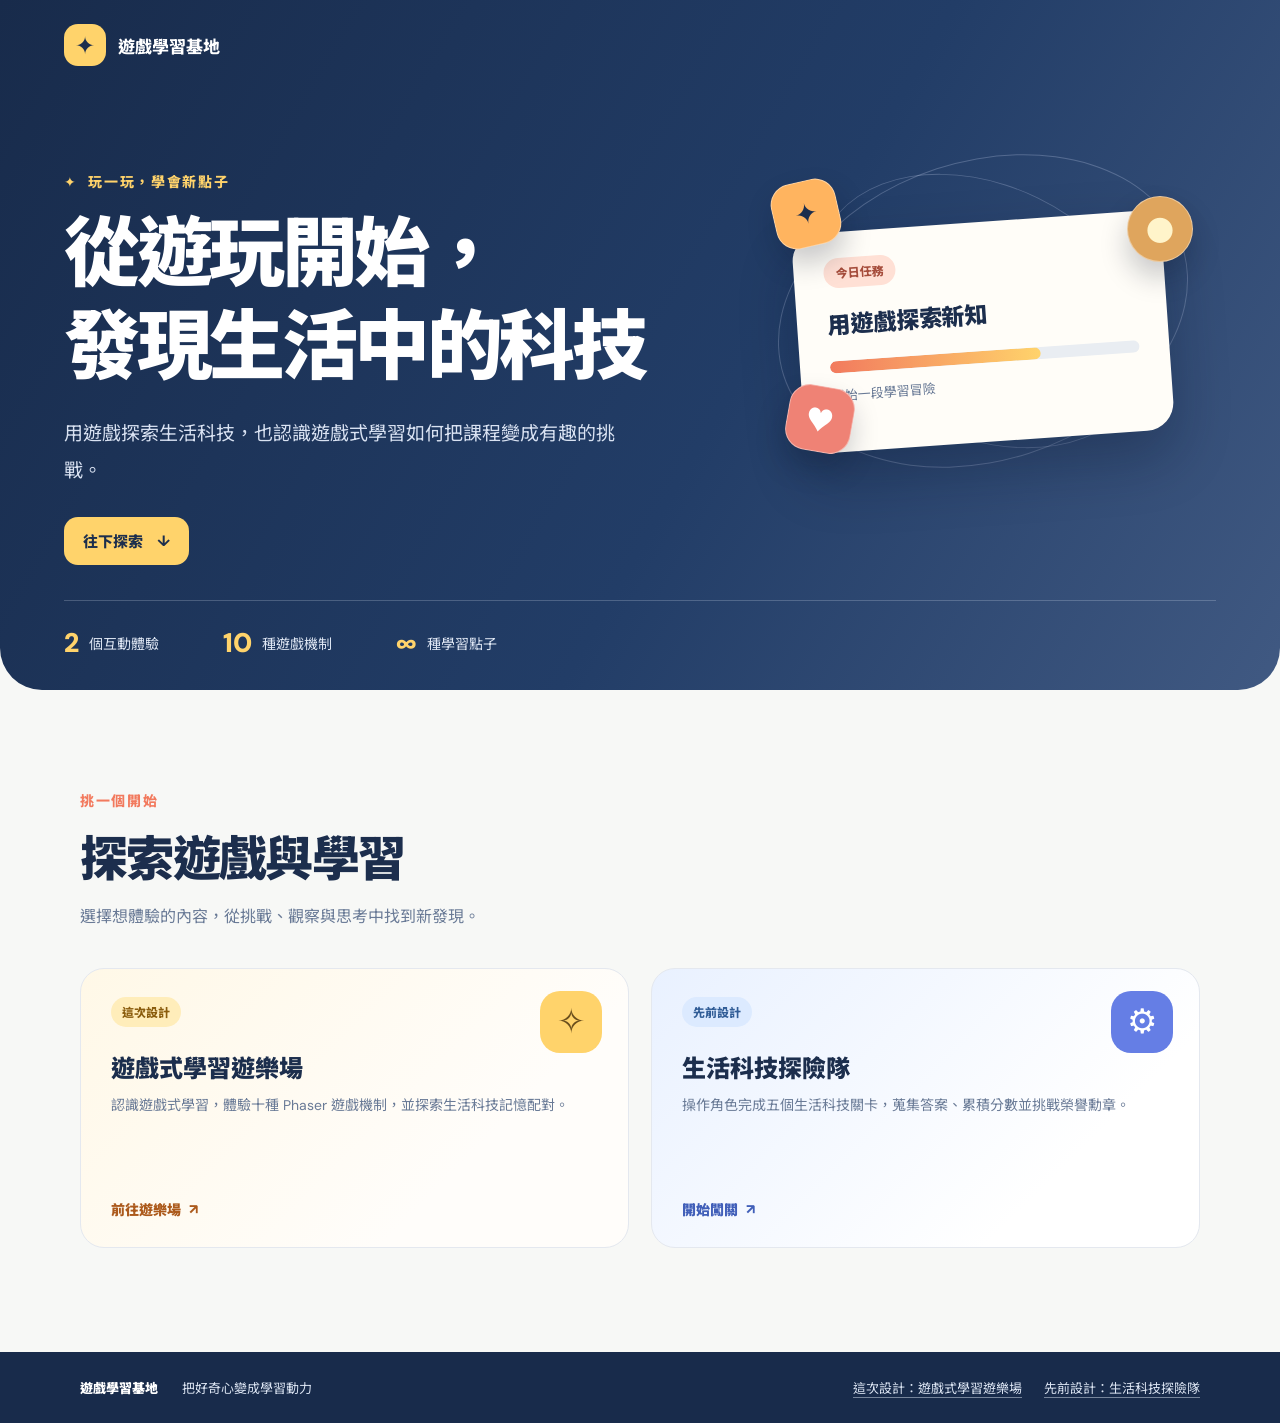
<file: index.html>
<!doctype html>
<html lang="zh-Hant">
  <head>
    <meta charset="UTF-8" />
    <meta name="viewport" content="width=device-width, initial-scale=1.0" />
    <meta name="theme-color" content="#182b4b" />
    <meta name="description" content="從生活科技闖關到遊戲式學習，探索遊戲如何帶來新的發現。" />
    <title>遊戲學習基地｜生活科技與遊戲式學習</title>
    <link rel="stylesheet" href="portal.css" />
  </head>
  <body>
    <main>
      <section class="hero" aria-labelledby="page-title">
        <div class="hero-inner">
          <a class="brand" href="./" aria-label="遊戲學習基地首頁">
            <span class="brand-mark" aria-hidden="true">✦</span>
            <span>遊戲學習基地</span>
          </a>

          <div class="hero-copy">
            <p class="eyebrow"><span aria-hidden="true">✦</span> 玩一玩，學會新點子</p>
            <h1 id="page-title">從遊玩開始，<br />發現生活中的科技</h1>
            <p class="intro">用遊戲探索生活科技，也認識遊戲式學習如何把課程變成有趣的挑戰。</p>
            <a class="scroll-link" href="#explore">往下探索 <span aria-hidden="true">↓</span></a>
          </div>

          <div class="hero-art" aria-hidden="true">
            <div class="orbit orbit-one"></div>
            <div class="orbit orbit-two"></div>
            <div class="art-card">
              <span class="art-tag">今日任務</span>
              <strong>用遊戲探索新知</strong>
              <span class="progress"><i></i></span>
              <small>開始一段學習冒險</small>
            </div>
            <span class="float-tile tile-star">✦</span>
            <span class="float-tile tile-heart">♥</span>
            <span class="float-tile tile-circle">●</span>
          </div>

          <div class="hero-stats" aria-label="網站內容">
            <span><b>2</b> 個互動體驗</span>
            <span><b>10</b> 種遊戲機制</span>
            <span><b>∞</b> 種學習點子</span>
          </div>
        </div>
      </section>

      <section class="explore" id="explore" aria-labelledby="explore-title">
        <div class="section-heading">
          <p class="section-label">挑一個開始</p>
          <h2 id="explore-title">探索遊戲與學習</h2>
          <p>選擇想體驗的內容，從挑戰、觀察與思考中找到新發現。</p>
        </div>

        <div class="experience-list">
          <a class="experience-card learning-card" href="game-learning.html">
            <span class="card-kicker">這次設計</span>
            <span class="card-icon" aria-hidden="true">✧</span>
            <span class="card-title">遊戲式學習遊樂場</span>
            <span class="card-description">認識遊戲式學習，體驗十種 Phaser 遊戲機制，並探索生活科技記憶配對。</span>
            <span class="card-action">前往遊樂場 <span aria-hidden="true">↗</span></span>
          </a>

          <a class="experience-card adventure-card" href="life-tech-adventure.html">
            <span class="card-kicker">先前設計</span>
            <span class="card-icon" aria-hidden="true">⚙</span>
            <span class="card-title">生活科技探險隊</span>
            <span class="card-description">操作角色完成五個生活科技關卡，蒐集答案、累積分數並挑戰榮譽勳章。</span>
            <span class="card-action">開始闖關 <span aria-hidden="true">↗</span></span>
          </a>
        </div>
      </section>

      <footer class="page-footer">
        <a class="footer-brand" href="./">遊戲學習基地</a>
        <span>把好奇心變成學習動力</span>
        <nav class="footer-links" aria-label="遊戲連結">
          <a href="game-learning.html">這次設計：遊戲式學習遊樂場</a>
          <a href="life-tech-adventure.html">先前設計：生活科技探險隊</a>
        </nav>
      </footer>
    </main>
  </body>
</html>
</file>
<file: portal.css>
@import url("https://fonts.googleapis.com/css2?family=DM+Sans:wght@400;500;600;700;800&family=Noto+Sans+TC:wght@400;500;600;700;800;900&display=swap");

:root {
  color-scheme: light;
  font-family: "DM Sans", "Noto Sans TC", sans-serif;
  font-synthesis: none;
  text-rendering: optimizeLegibility;
  -webkit-font-smoothing: antialiased;
  --ink: #1c2e4d;
  --muted: #697a96;
  --coral: #f27a5e;
  --gold: #ffd36b;
  --paper: #f7f8f6;
}

* {
  box-sizing: border-box;
}

html {
  scroll-behavior: smooth;
}

body {
  margin: 0;
  color: var(--ink);
  background: var(--paper);
}

a {
  color: inherit;
}

.hero {
  min-height: 690px;
  padding: 24px clamp(20px, 5vw, 80px) 30px;
  overflow: hidden;
  color: #fff;
  background: linear-gradient(120deg, #182b4b 0%, #223d67 57%, #405982 100%);
  border-radius: 0 0 42px 42px;
}

.hero-inner {
  position: relative;
  display: flex;
  flex-direction: column;
  width: min(1240px, 100%);
  min-height: 636px;
  margin: 0 auto;
}

.brand {
  display: inline-flex;
  align-items: center;
  gap: 12px;
  width: fit-content;
  color: #fff;
  font-size: 17px;
  font-weight: 800;
  text-decoration: none;
}

.brand-mark {
  display: grid;
  width: 42px;
  height: 42px;
  place-items: center;
  color: var(--ink);
  background: var(--gold);
  border-radius: 14px;
  font-size: 24px;
}

.hero-copy {
  position: relative;
  z-index: 1;
  width: min(650px, 60%);
  margin-top: 105px;
}

.eyebrow,
.section-label {
  margin: 0 0 18px;
  color: var(--gold);
  font-size: 14px;
  font-weight: 800;
  letter-spacing: 0.12em;
}

.eyebrow span {
  margin-right: 6px;
}

h1 {
  margin: 0;
  font-size: clamp(42px, 6vw, 76px);
  font-weight: 900;
  letter-spacing: -0.045em;
  line-height: 1.22;
}

.intro {
  max-width: 560px;
  margin: 22px 0 28px;
  color: #d9e2f2;
  font-size: clamp(16px, 2vw, 19px);
  line-height: 1.9;
}

.scroll-link {
  display: inline-flex;
  align-items: center;
  gap: 14px;
  padding: 13px 19px;
  color: var(--ink);
  background: var(--gold);
  border-radius: 14px;
  font-size: 15px;
  font-weight: 800;
  text-decoration: none;
  transition: transform 160ms ease, background 160ms ease;
}

.scroll-link:hover {
  background: #ffdf8d;
  transform: translateY(-2px);
}

.hero-art {
  position: absolute;
  top: 112px;
  right: 2%;
  width: min(420px, 39%);
  height: 350px;
}

.orbit {
  position: absolute;
  inset: 25px 0;
  border: 1px solid rgb(219 230 255 / 24%);
  border-radius: 50%;
  transform: rotate(-18deg);
}

.orbit-two {
  transform: rotate(26deg) scale(0.84);
}

.art-card {
  position: absolute;
  top: 86px;
  left: 6%;
  display: flex;
  flex-direction: column;
  width: 88%;
  min-height: 220px;
  padding: 26px 30px;
  color: var(--ink);
  background: #fffdf8;
  border-radius: 28px;
  box-shadow: 0 26px 55px rgb(7 19 38 / 28%);
  transform: rotate(-4deg);
}

.art-tag {
  width: fit-content;
  padding: 6px 12px;
  color: #a64d3c;
  background: #ffe0d5;
  border-radius: 999px;
  font-size: 12px;
  font-weight: 800;
}

.art-card strong {
  margin-top: 18px;
  font-size: 23px;
  font-weight: 900;
}

.progress {
  height: 12px;
  margin-top: 21px;
  overflow: hidden;
  background: #e9edf2;
  border-radius: 999px;
}

.progress i {
  display: block;
  width: 68%;
  height: 100%;
  background: linear-gradient(90deg, #f27a5e, #ffd36b);
  border-radius: inherit;
}

.art-card small {
  margin-top: 12px;
  color: var(--muted);
  font-size: 13px;
}

.float-tile {
  position: absolute;
  display: grid;
  width: 66px;
  height: 66px;
  place-items: center;
  color: #fff;
  border: 1px solid rgb(255 255 255 / 40%);
  border-radius: 21px;
  box-shadow: 0 15px 28px rgb(8 18 36 / 22%);
  font-size: 28px;
}

.tile-star {
  top: 45px;
  left: 0;
  color: var(--ink);
  background: #ffb45f;
  transform: rotate(-13deg);
}

.tile-heart {
  bottom: 34px;
  left: 14px;
  background: #ef8275;
  transform: rotate(10deg);
}

.tile-circle {
  top: 60px;
  right: 0;
  color: #fff4ca;
  background: #dfa55d;
  border-radius: 50%;
}

.hero-stats {
  display: flex;
  gap: clamp(24px, 5vw, 66px);
  margin-top: auto;
  padding: 24px 0 0;
  border-top: 1px solid rgb(225 234 248 / 22%);
  color: #dfe7f4;
  font-size: 14px;
}

.hero-stats span {
  display: inline-flex;
  align-items: center;
  gap: 10px;
}

.hero-stats b {
  color: var(--gold);
  font-size: 27px;
  font-weight: 900;
}

.explore {
  width: min(1120px, calc(100% - 40px));
  margin: 0 auto;
  padding: 100px 0 104px;
}

.section-heading {
  max-width: 720px;
  margin-bottom: 36px;
}

.section-label {
  margin-bottom: 10px;
  color: var(--coral);
}

h2 {
  margin: 0;
  font-size: clamp(32px, 4vw, 48px);
  font-weight: 900;
  letter-spacing: -0.035em;
}

.section-heading > p:last-child {
  margin: 12px 0 0;
  color: var(--muted);
  font-size: 16px;
  line-height: 1.8;
}

.experience-list {
  display: grid;
  grid-template-columns: repeat(2, minmax(0, 1fr));
  gap: 22px;
}

.experience-card {
  position: relative;
  display: flex;
  min-height: 280px;
  flex-direction: column;
  align-items: flex-start;
  padding: 28px 30px;
  overflow: hidden;
  border: 1px solid #e4e8ef;
  border-radius: 24px;
  text-decoration: none;
  transition: transform 180ms ease, box-shadow 180ms ease;
}

.experience-card:hover {
  box-shadow: 0 20px 42px rgb(29 48 78 / 12%);
  transform: translateY(-5px);
}

.learning-card {
  background: linear-gradient(135deg, #fff8e7, #fffdfa 70%);
}

.adventure-card {
  background: linear-gradient(135deg, #e9f1ff, #fff 74%);
}

.card-kicker {
  padding: 6px 11px;
  color: #8a5c0c;
  background: #ffedba;
  border-radius: 999px;
  font-size: 12px;
  font-weight: 800;
}

.adventure-card .card-kicker {
  color: #315d97;
  background: #dceaff;
}

.card-icon {
  position: absolute;
  top: 22px;
  right: 26px;
  display: grid;
  width: 62px;
  height: 62px;
  place-items: center;
  color: #6a4e1c;
  background: var(--gold);
  border-radius: 20px;
  font-size: 34px;
}

.adventure-card .card-icon {
  color: #fff;
  background: #657ee5;
}

.card-title {
  margin-top: 22px;
  font-size: 24px;
  font-weight: 900;
}

.card-description {
  max-width: 470px;
  margin-top: 9px;
  color: var(--muted);
  font-size: 14px;
  line-height: 1.8;
}

.card-action {
  display: inline-flex;
  gap: 8px;
  align-items: center;
  margin-top: auto;
  padding-top: 23px;
  color: #ac5a1c;
  font-size: 14px;
  font-weight: 900;
}

.adventure-card .card-action {
  color: #415fb9;
}

.page-footer {
  display: flex;
  flex-wrap: wrap;
  align-items: center;
  gap: 12px 24px;
  padding: 26px max(20px, calc((100% - 1120px) / 2));
  color: #dce5f3;
  background: #182b4b;
  font-size: 13px;
}

.footer-brand {
  color: #fff;
  font-weight: 900;
  text-decoration: none;
}

.footer-links {
  display: flex;
  flex-wrap: wrap;
  gap: 12px 22px;
  margin-left: auto;
}

.footer-links a {
  color: #dce5f3;
  text-decoration-color: rgb(220 229 243 / 48%);
  text-underline-offset: 4px;
}

.footer-links a:hover {
  color: var(--gold);
}

:focus-visible {
  outline: 3px solid #3b82f6;
  outline-offset: 4px;
}

@media (max-width: 760px) {
  .hero {
    min-height: 0;
    padding: 19px 20px 25px;
    border-radius: 0 0 28px 28px;
  }

  .hero-inner {
    min-height: 0;
  }

  .hero-copy {
    width: 100%;
    margin-top: 58px;
  }

  h1 {
    font-size: clamp(42px, 12vw, 62px);
  }

  .hero-art {
    position: relative;
    top: auto;
    right: auto;
    width: min(410px, 100%);
    height: 275px;
    margin: 20px auto -2px;
  }

  .art-card {
    top: 54px;
    min-height: 195px;
    padding: 20px 22px;
  }

  .art-card strong {
    margin-top: 13px;
    font-size: 19px;
  }

  .float-tile {
    width: 54px;
    height: 54px;
    border-radius: 17px;
    font-size: 23px;
  }

  .tile-star {
    top: 25px;
  }

  .tile-circle {
    top: 35px;
  }

  .tile-heart {
    bottom: 18px;
  }

  .hero-stats {
    justify-content: space-between;
    gap: 10px;
    margin-top: 24px;
    padding-top: 18px;
    font-size: 11px;
  }

  .hero-stats span {
    gap: 5px;
  }

  .hero-stats b {
    font-size: 22px;
  }

  .explore {
    width: min(100% - 32px, 560px);
    padding: 68px 0 72px;
  }

  .experience-list {
    grid-template-columns: 1fr;
    gap: 14px;
  }

  .experience-card {
    min-height: 260px;
    padding: 23px;
  }

  .card-title {
    max-width: calc(100% - 68px);
    font-size: 21px;
  }

  .page-footer {
    align-items: flex-start;
    flex-direction: column;
    padding: 24px 20px;
  }

  .footer-links {
    flex-direction: column;
    gap: 9px;
    margin: 4px 0 0;
  }
}

@media (prefers-reduced-motion: reduce) {
  html {
    scroll-behavior: auto;
  }

  *,
  *::before,
  *::after {
    transition-duration: 0.01ms !important;
  }
}
</file>
